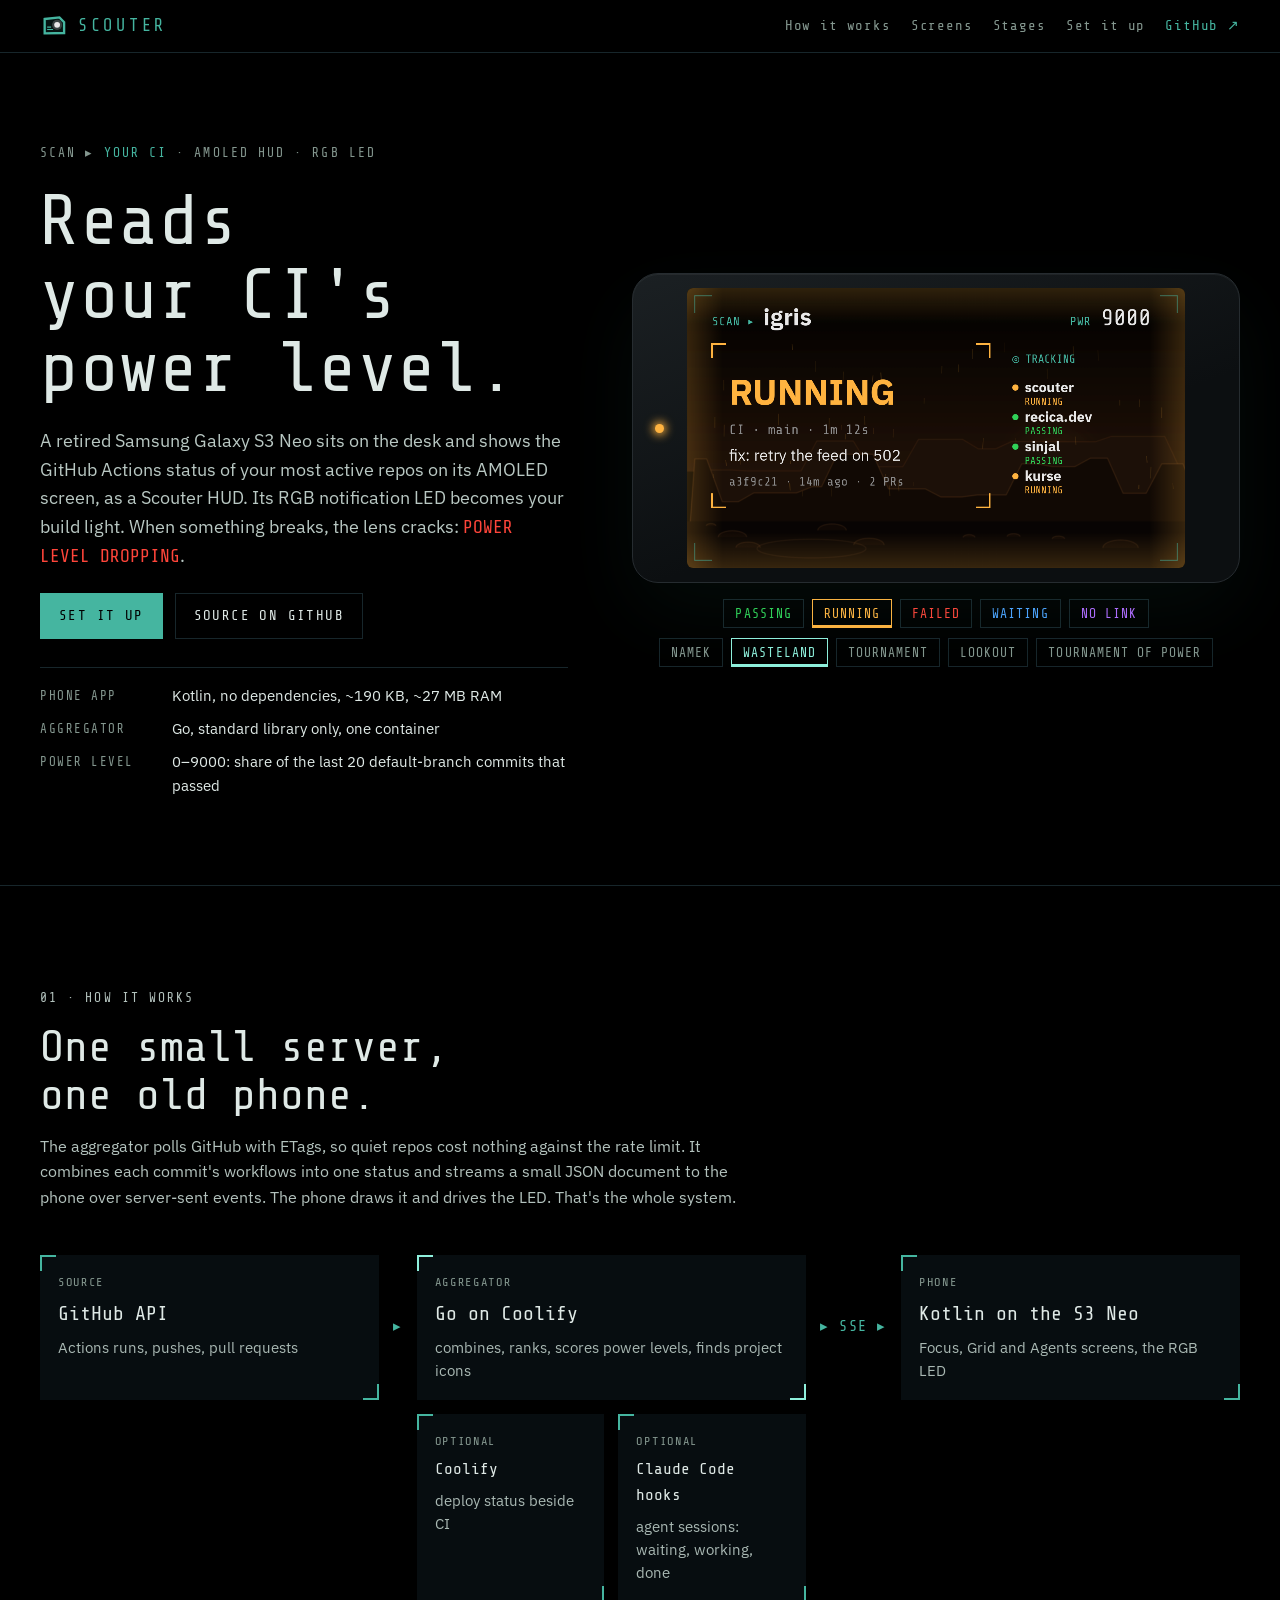
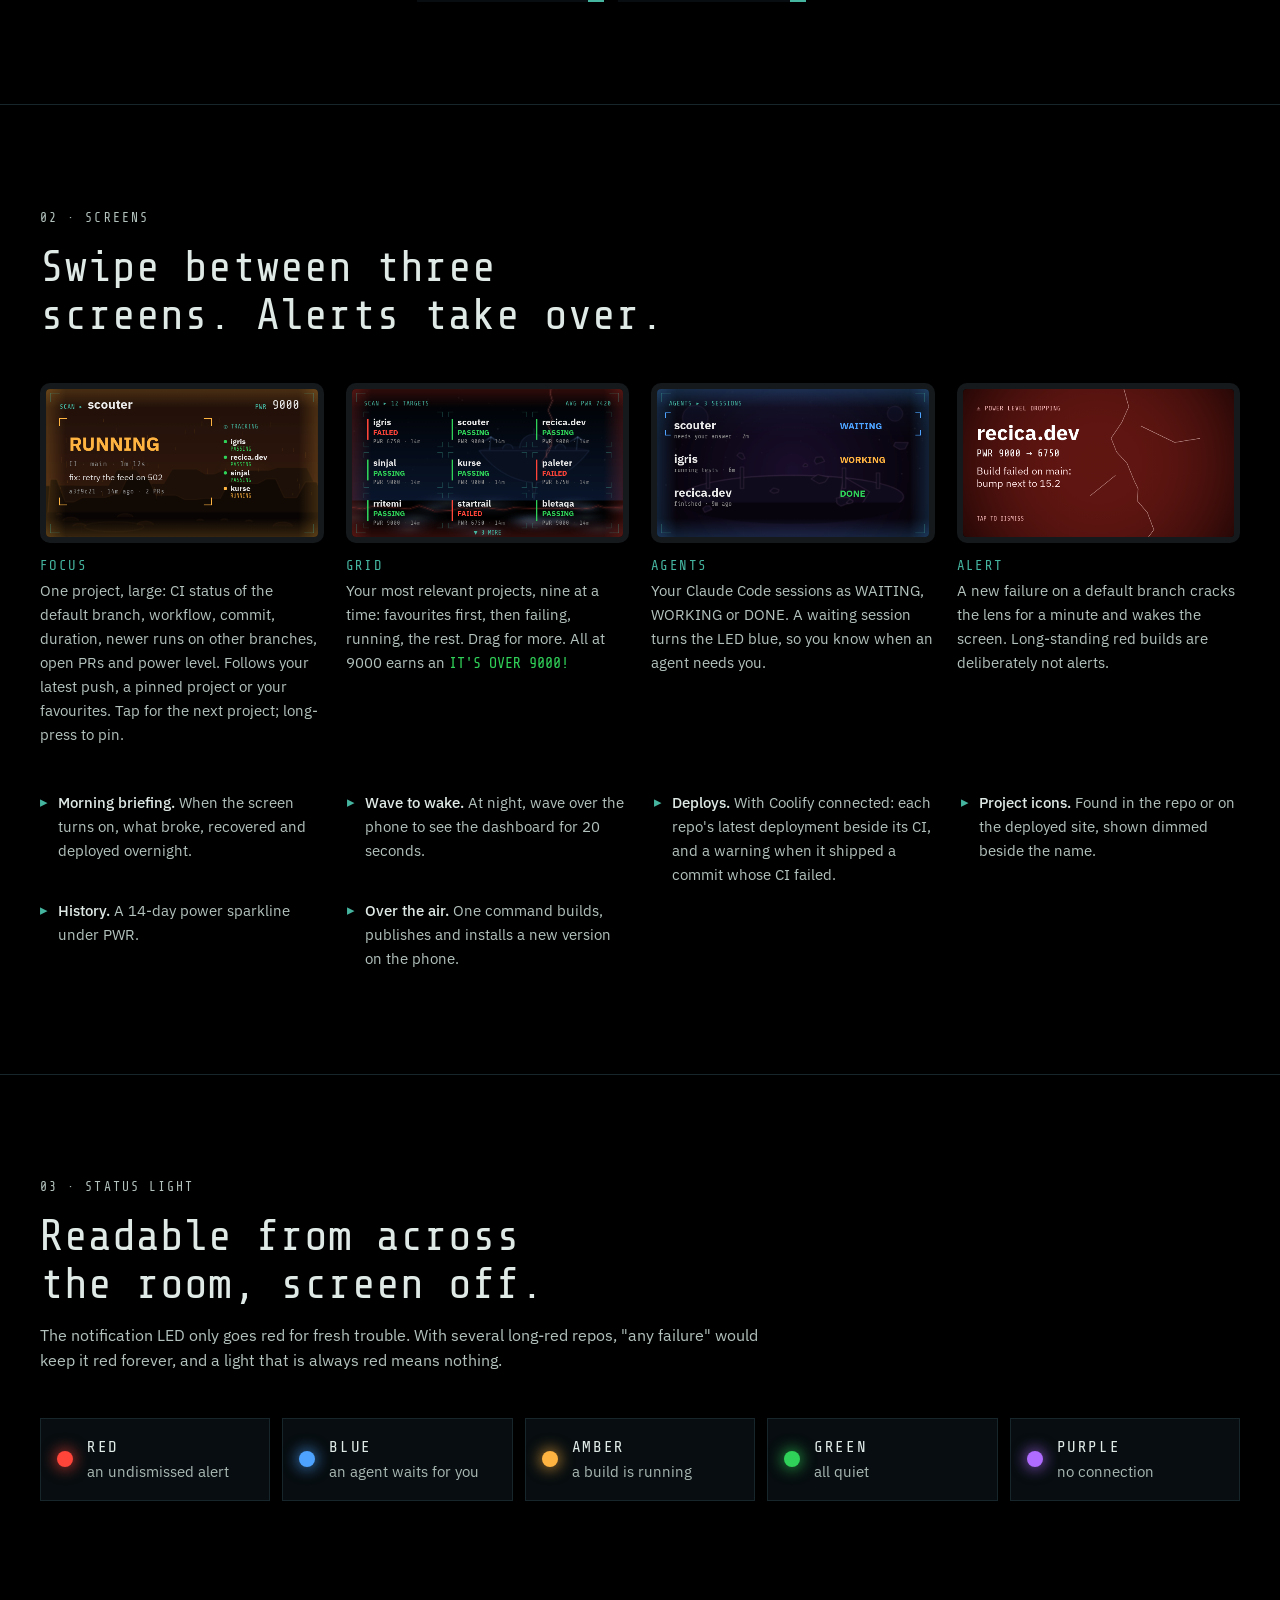
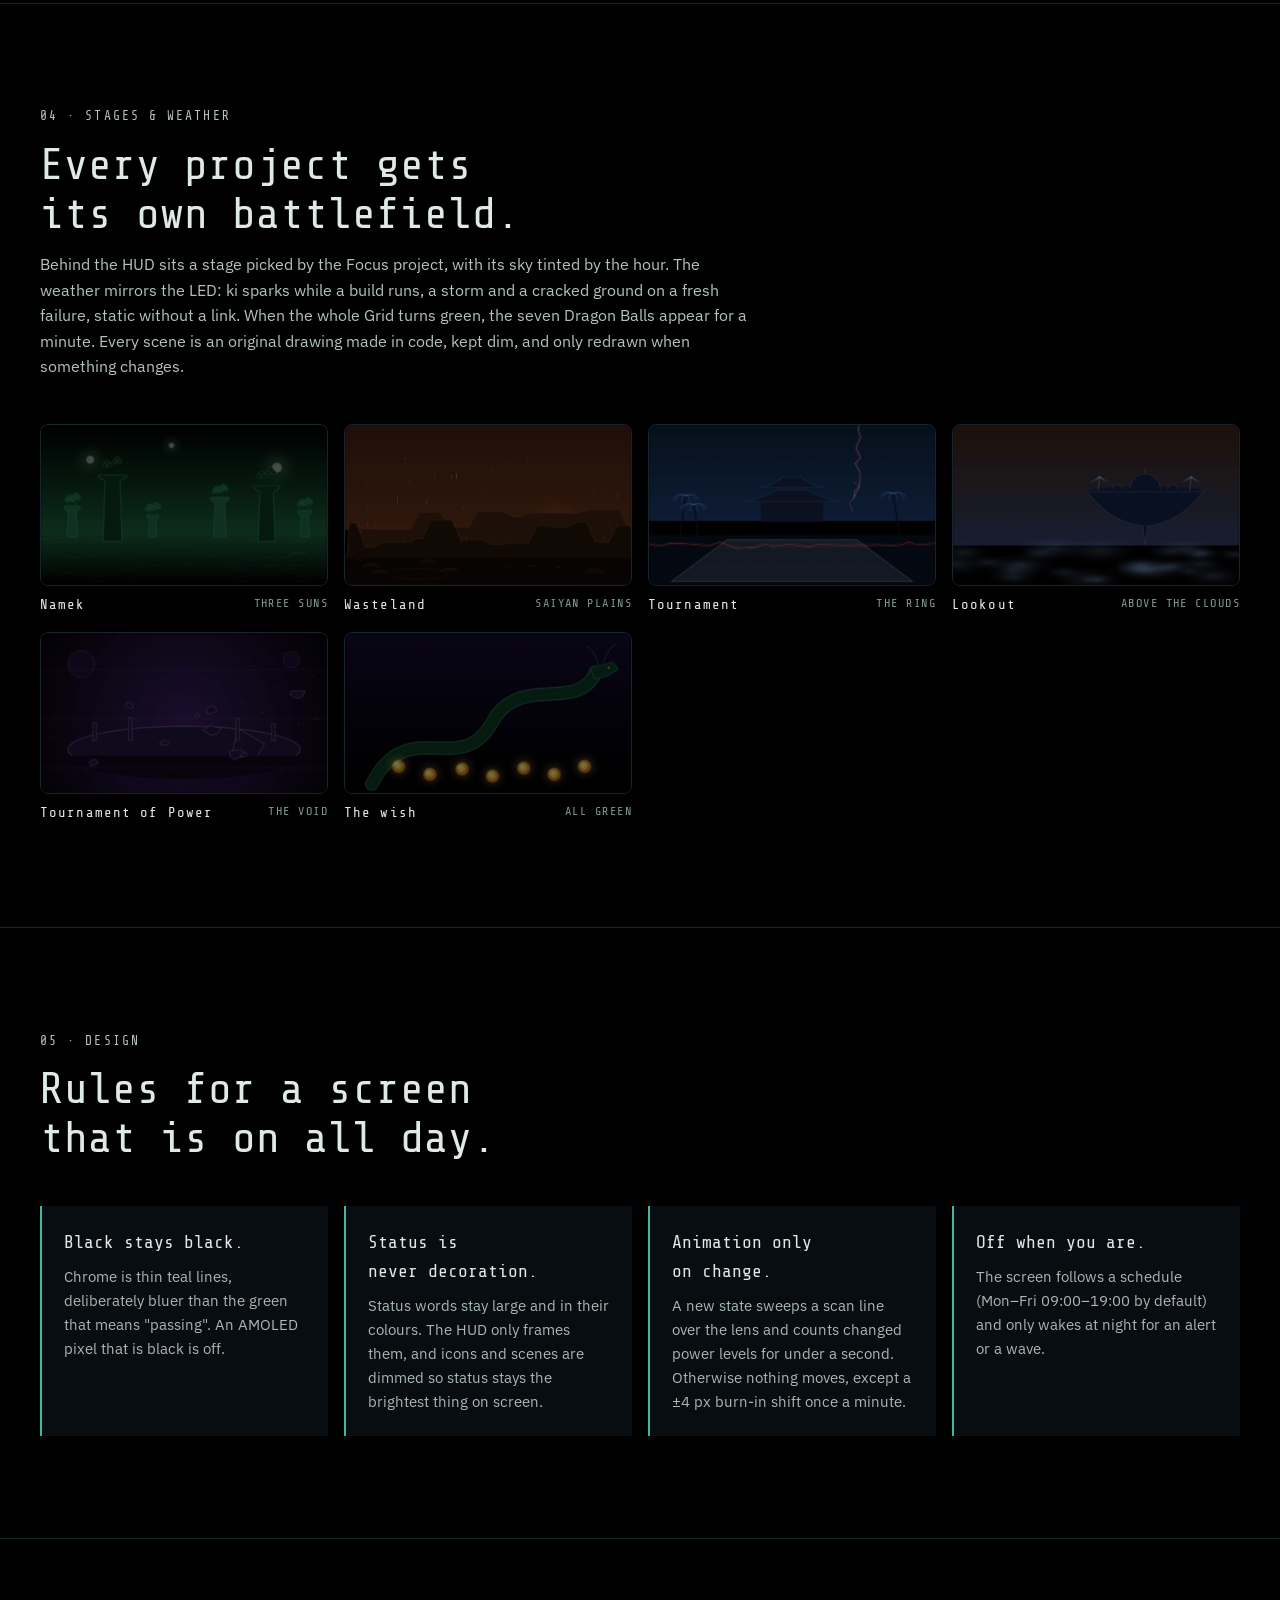
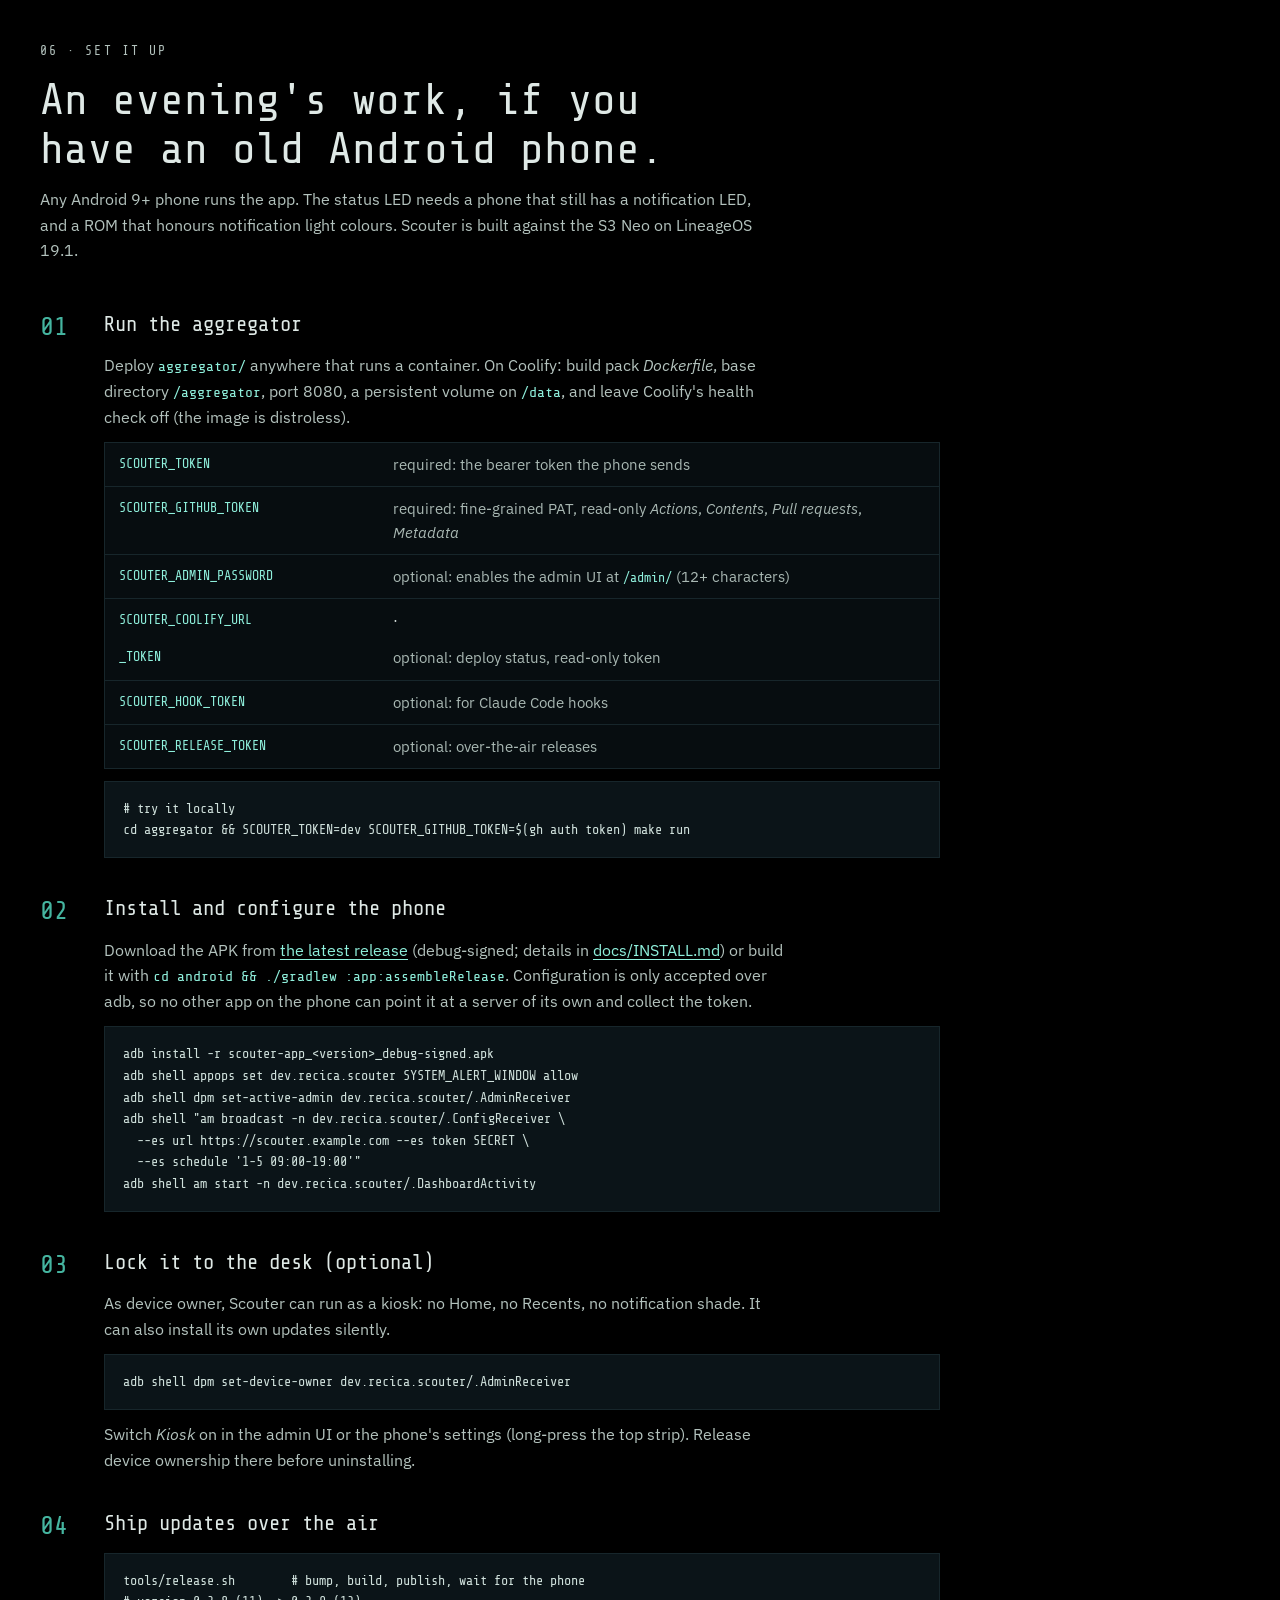
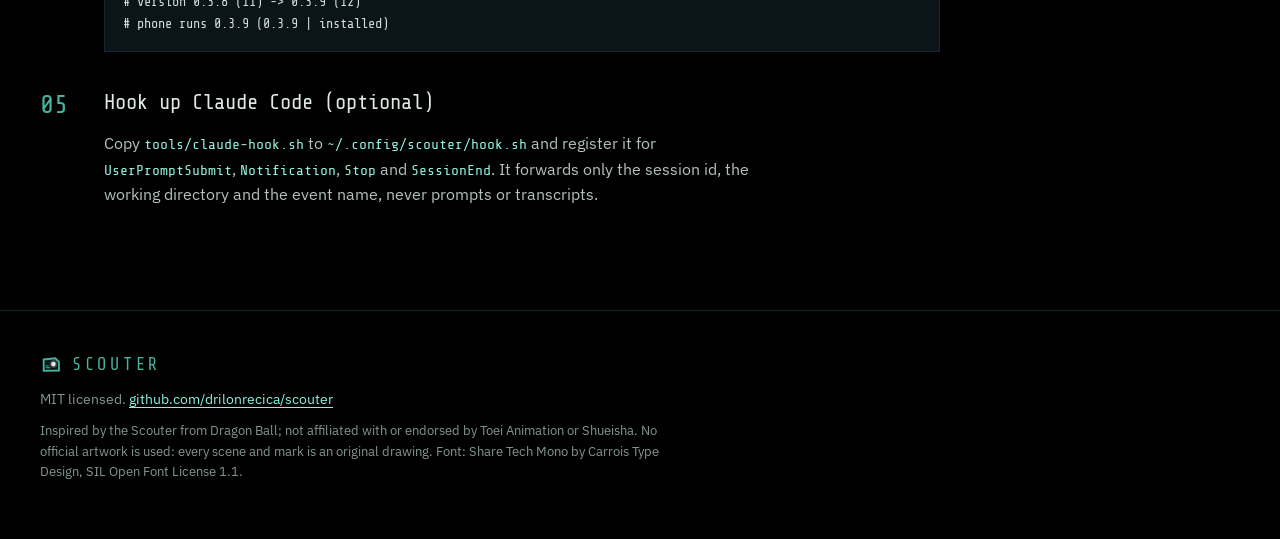
<file: site/index.html>
<!doctype html>
<html lang="en">
<head>
<meta charset="utf-8">
<meta name="viewport" content="width=device-width, initial-scale=1">
<title>Scouter · reads your CI's power level</title>
<meta name="description" content="A retired Galaxy S3 Neo on the desk as a CI build light: GitHub Actions status of your most active repos on an AMOLED Scouter HUD, with the RGB notification LED as a status light.">
<meta property="og:title" content="Scouter">
<meta property="og:description" content="Reads your CI's power level. A retired phone on the desk shows your GitHub CI as a Scouter HUD.">
<meta property="og:image" content="https://drilonrecica.github.io/scouter/og.png">
<meta property="og:url" content="https://drilonrecica.github.io/scouter/">
<meta name="twitter:card" content="summary_large_image">
<meta name="theme-color" content="#000000">
<link rel="icon" href="favicon.svg" type="image/svg+xml">
<link rel="preconnect" href="https://fonts.googleapis.com">
<link rel="preconnect" href="https://fonts.gstatic.com" crossorigin>
<link rel="stylesheet" href="https://fonts.googleapis.com/css2?family=Share+Tech+Mono&family=IBM+Plex+Sans:ital,wght@0,400;0,500;0,600;1,400&display=swap">
<link rel="stylesheet" href="style.css">
</head>
<body>

<header class="top">
  <a class="brand" href="#top" aria-label="Scouter, back to top"><img src="mark.svg" alt="" width="28" height="28"><span>SCOUTER</span></a>
  <nav aria-label="Sections">
    <a href="#how">How it works</a>
    <a href="#screens">Screens</a>
    <a href="#stages">Stages</a>
    <a href="#setup">Set it up</a>
    <a class="gh" href="https://github.com/drilonrecica/scouter">GitHub ↗</a>
  </nav>
</header>

<main id="top">
  <section class="hero">
    <div class="hero-copy">
      <p class="eyebrow">SCAN ▸ <b>YOUR CI</b> · AMOLED HUD · RGB LED</p>
      <h1>Reads your CI's power&nbsp;level.</h1>
      <p class="lede">A retired Samsung Galaxy S3 Neo sits on the desk and shows the GitHub Actions status of your most active repos on its AMOLED screen, as a Scouter HUD. Its RGB notification LED becomes your build light. When something breaks, the lens cracks: <span class="mono red">POWER LEVEL DROPPING</span>.</p>
      <div class="cta">
        <a class="btn primary" href="#setup">Set it up</a>
        <a class="btn" href="https://github.com/drilonrecica/scouter">Source on GitHub</a>
      </div>
      <dl class="specs">
        <div><dt>Phone app</dt><dd>Kotlin, no dependencies, ~190 KB, ~27 MB RAM</dd></div>
        <div><dt>Aggregator</dt><dd>Go, standard library only, one container</dd></div>
        <div><dt>Power level</dt><dd>0–9000: share of the last 20 default-branch commits that passed</dd></div>
      </dl>
    </div>
    <figure class="hero-phone">
      <div class="device" id="device">
        <canvas id="hero" width="1280" height="720" aria-label="The Scouter phone showing the Focus screen in front of a stage"></canvas>
        <span class="led" id="led" aria-hidden="true"></span>
      </div>
      <figcaption>
        <div class="chips" role="group" aria-label="Status to show on the phone" id="status-chips"></div>
        <div class="chips" role="group" aria-label="Stage behind the HUD" id="stage-chips"></div>
      </figcaption>
    </figure>
  </section>

  <section class="band" id="how">
    <div class="head">
      <p class="eyebrow">01 · HOW IT WORKS</p>
      <h2>One small server, one old phone.</h2>
      <p>The aggregator polls GitHub with ETags, so quiet repos cost nothing against the rate limit. It combines each commit's workflows into one status and streams a small JSON document to the phone over server-sent events. The phone draws it and drives the LED. That's the whole system.</p>
    </div>
    <div class="flow" aria-label="Data flow">
      <div class="node"><span class="k">SOURCE</span><b>GitHub API</b><span>Actions runs, pushes, pull requests</span></div>
      <div class="arrow" aria-hidden="true">▸</div>
      <div class="node hi"><span class="k">AGGREGATOR</span><b>Go on Coolify</b><span>combines, ranks, scores power levels, finds project icons</span></div>
      <div class="arrow" aria-hidden="true">▸ SSE ▸</div>
      <div class="node"><span class="k">PHONE</span><b>Kotlin on the S3 Neo</b><span>Focus, Grid and Agents screens, the RGB LED</span></div>
      <div class="side">
        <div class="node small"><span class="k">OPTIONAL</span><b>Coolify</b><span>deploy status beside CI</span></div>
        <div class="node small"><span class="k">OPTIONAL</span><b>Claude Code hooks</b><span>agent sessions: waiting, working, done</span></div>
      </div>
    </div>
  </section>

  <section class="band" id="screens">
    <div class="head">
      <p class="eyebrow">02 · SCREENS</p>
      <h2>Swipe between three screens. Alerts take over.</h2>
    </div>
    <div class="screens">
      <figure><canvas class="shot" data-shot="focus" width="640" height="360" aria-label="Focus screen"></canvas>
        <figcaption><b>Focus</b> One project, large: CI status of the default branch, workflow, commit, duration, newer runs on other branches, open PRs and power level. Follows your latest push, a pinned project or your favourites. Tap for the next project; long-press to pin.</figcaption></figure>
      <figure><canvas class="shot" data-shot="grid" width="640" height="360" aria-label="Grid screen"></canvas>
        <figcaption><b>Grid</b> Your most relevant projects, nine at a time: favourites first, then failing, running, the rest. Drag for more. All at 9000 earns an <span class="mono green">IT'S OVER 9000!</span></figcaption></figure>
      <figure><canvas class="shot" data-shot="agents" width="640" height="360" aria-label="Agents screen"></canvas>
        <figcaption><b>Agents</b> Your Claude Code sessions as WAITING, WORKING or DONE. A waiting session turns the LED blue, so you know when an agent needs you.</figcaption></figure>
      <figure><canvas class="shot" data-shot="alert" width="640" height="360" aria-label="Alert card"></canvas>
        <figcaption><b>Alert</b> A new failure on a default branch cracks the lens for a minute and wakes the screen. Long-standing red builds are deliberately not alerts.</figcaption></figure>
    </div>
    <ul class="extras">
      <li><b>Morning briefing.</b> When the screen turns on, what broke, recovered and deployed overnight.</li>
      <li><b>Wave to wake.</b> At night, wave over the phone to see the dashboard for 20 seconds.</li>
      <li><b>Deploys.</b> With Coolify connected: each repo's latest deployment beside its CI, and a warning when it shipped a commit whose CI failed.</li>
      <li><b>Project icons.</b> Found in the repo or on the deployed site, shown dimmed beside the name.</li>
      <li><b>History.</b> A 14-day power sparkline under PWR.</li>
      <li><b>Over the air.</b> One command builds, publishes and installs a new version on the phone.</li>
    </ul>
  </section>

  <section class="band" id="led-section">
    <div class="head">
      <p class="eyebrow">03 · STATUS LIGHT</p>
      <h2>Readable from across the room, screen off.</h2>
      <p>The notification LED only goes red for fresh trouble. With several long-red repos, "any failure" would keep it red forever, and a light that is always red means nothing.</p>
    </div>
    <div class="leds">
      <div class="ledrow"><span class="dot" style="--c:var(--red)"></span><b>Red</b><span>an undismissed alert</span></div>
      <div class="ledrow"><span class="dot" style="--c:var(--blue)"></span><b>Blue</b><span>an agent waits for you</span></div>
      <div class="ledrow"><span class="dot" style="--c:var(--amber)"></span><b>Amber</b><span>a build is running</span></div>
      <div class="ledrow"><span class="dot" style="--c:var(--green)"></span><b>Green</b><span>all quiet</span></div>
      <div class="ledrow"><span class="dot" style="--c:var(--purple)"></span><b>Purple</b><span>no connection</span></div>
    </div>
  </section>

  <section class="band" id="stages">
    <div class="head">
      <p class="eyebrow">04 · STAGES &amp; WEATHER</p>
      <h2>Every project gets its own battlefield.</h2>
      <p>Behind the HUD sits a stage picked by the Focus project, with its sky tinted by the hour. The weather mirrors the LED: ki sparks while a build runs, a storm and a cracked ground on a fresh failure, static without a link. When the whole Grid turns green, the seven Dragon Balls appear for a minute. Every scene is an original drawing made in code, kept dim, and only redrawn when something changes.</p>
    </div>
    <div class="stages" id="stage-gallery"></div>
  </section>

  <section class="band" id="design">
    <div class="head">
      <p class="eyebrow">05 · DESIGN</p>
      <h2>Rules for a screen that is on all day.</h2>
    </div>
    <div class="rules">
      <div><h3>Black stays black.</h3><p>Chrome is thin teal lines, deliberately bluer than the green that means "passing". An AMOLED pixel that is black is off.</p></div>
      <div><h3>Status is never decoration.</h3><p>Status words stay large and in their colours. The HUD only frames them, and icons and scenes are dimmed so status stays the brightest thing on screen.</p></div>
      <div><h3>Animation only on change.</h3><p>A new state sweeps a scan line over the lens and counts changed power levels for under a second. Otherwise nothing moves, except a ±4 px burn-in shift once a minute.</p></div>
      <div><h3>Off when you are.</h3><p>The screen follows a schedule (Mon–Fri 09:00–19:00 by default) and only wakes at night for an alert or a wave.</p></div>
    </div>
  </section>

  <section class="band" id="setup">
    <div class="head">
      <p class="eyebrow">06 · SET IT UP</p>
      <h2>An evening's work, if you have an old Android phone.</h2>
      <p>Any Android 9+ phone runs the app. The status LED needs a phone that still has a notification LED, and a ROM that honours notification light colours. Scouter is built against the S3 Neo on LineageOS 19.1.</p>
    </div>
    <ol class="steps">
      <li>
        <h3>Run the aggregator</h3>
        <p>Deploy <code>aggregator/</code> anywhere that runs a container. On Coolify: build pack <i>Dockerfile</i>, base directory <code>/aggregator</code>, port 8080, a persistent volume on <code>/data</code>, and leave Coolify's health check off (the image is distroless).</p>
        <div class="envs">
          <div><code>SCOUTER_TOKEN</code><span>required: the bearer token the phone sends</span></div>
          <div><code>SCOUTER_GITHUB_TOKEN</code><span>required: fine-grained PAT, read-only <i>Actions</i>, <i>Contents</i>, <i>Pull requests</i>, <i>Metadata</i></span></div>
          <div><code>SCOUTER_ADMIN_PASSWORD</code><span>optional: enables the admin UI at <code>/admin/</code> (12+ characters)</span></div>
          <div><code>SCOUTER_COOLIFY_URL</code> · <code>_TOKEN</code><span>optional: deploy status, read-only token</span></div>
          <div><code>SCOUTER_HOOK_TOKEN</code><span>optional: for Claude Code hooks</span></div>
          <div><code>SCOUTER_RELEASE_TOKEN</code><span>optional: over-the-air releases</span></div>
        </div>
        <pre><code># try it locally
cd aggregator && SCOUTER_TOKEN=dev SCOUTER_GITHUB_TOKEN=$(gh auth token) make run</code></pre>
      </li>
      <li>
        <h3>Install and configure the phone</h3>
        <p>Download the APK from <a href="https://github.com/drilonrecica/scouter/releases/latest">the latest release</a> (debug-signed; details in <a href="https://github.com/drilonrecica/scouter/blob/master/docs/INSTALL.md">docs/INSTALL.md</a>) or build it with <code>cd android && ./gradlew :app:assembleRelease</code>. Configuration is only accepted over adb, so no other app on the phone can point it at a server of its own and collect the token.</p>
        <pre><code>adb install -r scouter-app_&lt;version&gt;_debug-signed.apk
adb shell appops set dev.recica.scouter SYSTEM_ALERT_WINDOW allow
adb shell dpm set-active-admin dev.recica.scouter/.AdminReceiver
adb shell "am broadcast -n dev.recica.scouter/.ConfigReceiver \
  --es url https://scouter.example.com --es token SECRET \
  --es schedule '1-5 09:00-19:00'"
adb shell am start -n dev.recica.scouter/.DashboardActivity</code></pre>
      </li>
      <li>
        <h3>Lock it to the desk (optional)</h3>
        <p>As device owner, Scouter can run as a kiosk: no Home, no Recents, no notification shade. It can also install its own updates silently.</p>
        <pre><code>adb shell dpm set-device-owner dev.recica.scouter/.AdminReceiver</code></pre>
        <p>Switch <i>Kiosk</i> on in the admin UI or the phone's settings (long-press the top strip). Release device ownership there before uninstalling.</p>
      </li>
      <li>
        <h3>Ship updates over the air</h3>
        <pre><code>tools/release.sh        # bump, build, publish, wait for the phone
# version 0.3.8 (11) -> 0.3.9 (12)
# phone runs 0.3.9 (0.3.9 | installed)</code></pre>
      </li>
      <li>
        <h3>Hook up Claude Code (optional)</h3>
        <p>Copy <code>tools/claude-hook.sh</code> to <code>~/.config/scouter/hook.sh</code> and register it for <code>UserPromptSubmit</code>, <code>Notification</code>, <code>Stop</code> and <code>SessionEnd</code>. It forwards only the session id, the working directory and the event name, never prompts or transcripts.</p>
      </li>
    </ol>
  </section>
</main>

<footer class="foot">
  <div class="brand"><img src="mark.svg" alt="" width="22" height="22"><span>SCOUTER</span></div>
  <p>MIT licensed. <a href="https://github.com/drilonrecica/scouter">github.com/drilonrecica/scouter</a></p>
  <p class="fine">Inspired by the Scouter from Dragon Ball; not affiliated with or endorsed by Toei Animation or Shueisha. No official artwork is used: every scene and mark is an original drawing. Font: Share Tech Mono by Carrois Type Design, SIL Open Font License 1.1.</p>
</footer>

<script src="app.js"></script>
</body>
</html>
</file>
<file: site/style.css>
/* Scouter's site: the phone's HUD language on a page. AMOLED black, teal
   chrome in thin brackets, status colours only where they mean something.
   Deliberately dark-only: it is what the product looks like. */
:root {
  color-scheme: dark;
  --void: #000;
  --panel: #070d10;
  --panel-2: #0b1418;
  --line: #17262b;
  --teal: #45B5A0;
  --teal-hi: #8FF0DC;
  --text: #dfe9e6;
  --muted: #84978f;
  --green: #30D158;
  --amber: #FFB340;
  --red: #FF453A;
  --blue: #4DA3FF;
  --purple: #B06BFF;
  --mono: "Share Tech Mono", ui-monospace, "SFMono-Regular", Menlo, monospace;
  --sans: "IBM Plex Sans", system-ui, -apple-system, "Segoe UI", sans-serif;
  --gutter: clamp(16px, 4vw, 40px);
}
* { box-sizing: border-box; }
html { scroll-behavior: smooth; }
@media (prefers-reduced-motion: reduce) { html { scroll-behavior: auto; } }
body { margin: 0; background: var(--void); color: var(--text); font: 16px/1.6 var(--sans); }
a { color: var(--teal-hi); text-underline-offset: 3px; }
a:focus-visible, button:focus-visible { outline: 2px solid var(--teal-hi); outline-offset: 3px; }
code, pre, .mono { font-family: var(--mono); }
code { font-size: .92em; color: var(--teal-hi); }
.red { color: var(--red); } .green { color: var(--green); }
h1, h2, h3 { margin: 0; text-wrap: balance; }
p { margin: 0; }

/* top bar */
.top { position: sticky; top: 0; z-index: 5; display: flex; align-items: center; justify-content: space-between; gap: 16px; flex-wrap: wrap;
  padding: 12px var(--gutter); background: rgba(0,0,0,.82); backdrop-filter: blur(8px); border-bottom: 1px solid var(--line); }
.brand { display: inline-flex; align-items: center; gap: 10px; color: var(--teal); text-decoration: none; font-family: var(--mono); letter-spacing: .22em; font-size: 17px; }
.top nav { display: flex; gap: 20px; flex-wrap: wrap; }
.top nav a { color: var(--muted); text-decoration: none; font-family: var(--mono); font-size: 14px; letter-spacing: .06em; }
.top nav a:hover { color: var(--text); }
.top nav a.gh { color: var(--teal); }

main { display: flex; flex-direction: column; }
.eyebrow { font-family: var(--mono); font-size: 13px; letter-spacing: .16em; color: var(--muted); }
.eyebrow b { color: var(--teal); font-weight: 400; }

/* hero */
.hero { display: grid; grid-template-columns: minmax(0, 1fr) minmax(0, 1.15fr); gap: clamp(28px, 5vw, 64px); align-items: center;
  padding: clamp(40px, 7vw, 96px) var(--gutter) clamp(48px, 7vw, 88px); max-width: 1320px; margin: 0 auto; width: 100%; }
@media (max-width: 920px) { .hero { grid-template-columns: 1fr; } }
.hero-copy { display: flex; flex-direction: column; gap: 22px; min-width: 0; }
.hero h1 { font-family: var(--mono); font-weight: 400; font-size: clamp(38px, 5.6vw, 72px); line-height: 1.02; letter-spacing: .01em; color: var(--text); }
.lede { color: #b9c8c3; font-size: 18px; max-width: 58ch; }
.cta { display: flex; gap: 12px; flex-wrap: wrap; }
.btn { font-family: var(--mono); letter-spacing: .1em; font-size: 14px; text-transform: uppercase; text-decoration: none; color: var(--text);
  border: 1px solid var(--line); padding: 11px 18px; position: relative; }
.btn.primary { color: #000; background: var(--teal); border-color: var(--teal); }
.btn:hover { border-color: var(--teal); }
.btn.primary:hover { background: var(--teal-hi); }
.specs { display: grid; gap: 10px; margin: 6px 0 0; padding: 16px 0 0; border-top: 1px solid var(--line); }
.specs div { display: grid; grid-template-columns: 120px 1fr; gap: 12px; font-size: 14.5px; }
.specs dt { font-family: var(--mono); font-size: 12.5px; letter-spacing: .12em; text-transform: uppercase; color: var(--muted); padding-top: 2px; }
.specs dd { margin: 0; }

.hero-phone { margin: 0; display: flex; flex-direction: column; gap: 16px; min-width: 0; }
.device { position: relative; border-radius: 26px; padding: 14px 54px; background: linear-gradient(160deg, #1b2023, #0c0f11 60%); border: 1px solid #262c30;
  box-shadow: 0 30px 80px rgba(69,181,160,.06), inset 0 1px 0 rgba(255,255,255,.05); }
.device canvas { display: block; width: 100%; height: auto; aspect-ratio: 16 / 9; border-radius: 6px; background: #000; }
.led { position: absolute; left: 22px; top: 50%; width: 9px; height: 9px; margin-top: -4px; border-radius: 50%; background: var(--c, var(--green));
  box-shadow: 0 0 10px 2px var(--c, var(--green)); }
@media (max-width: 520px) { .device { padding: 10px 28px; border-radius: 18px; } .led { left: 10px; width: 7px; height: 7px; } }
.hero-phone figcaption { display: flex; flex-direction: column; gap: 10px; align-items: center; }
.chips { display: flex; flex-wrap: wrap; gap: 8px; justify-content: center; }
.chip { font: 13px var(--mono); letter-spacing: .08em; background: transparent; color: var(--c, var(--text)); border: 1px solid var(--line);
  padding: 6px 11px; cursor: pointer; }
.chip[aria-pressed="true"] { border-color: currentColor; box-shadow: inset 0 -2px 0 currentColor; }
.chip.stage { --c: var(--muted); }
.chip.stage[aria-pressed="true"] { --c: var(--teal-hi); }

/* bands */
.band { padding: clamp(56px, 8vw, 104px) var(--gutter); border-top: 1px solid var(--line); max-width: 1320px; margin: 0 auto; width: 100%;
  display: flex; flex-direction: column; gap: clamp(28px, 4vw, 44px); }
.head { display: flex; flex-direction: column; gap: 14px; max-width: 72ch; }
.head h2 { font-family: var(--mono); font-weight: 400; font-size: clamp(28px, 3.6vw, 44px); line-height: 1.1; }
.head p { color: #b3c2bd; }

/* flow */
.flow { display: grid; grid-template-columns: 1fr auto 1.15fr auto 1fr; gap: 14px; align-items: stretch; }
.node { position: relative; display: flex; flex-direction: column; gap: 6px; padding: 18px; background: var(--panel); }
.node::before, .node::after { content: ""; position: absolute; width: 14px; height: 14px; border: 0 solid var(--teal); }
.node::before { top: 0; left: 0; border-width: 2px 0 0 2px; }
.node::after { bottom: 0; right: 0; border-width: 0 2px 2px 0; }
.node .k { font-family: var(--mono); font-size: 12px; letter-spacing: .14em; color: var(--muted); }
.node b { font-family: var(--mono); font-weight: 400; font-size: 20px; color: var(--text); }
.node span:last-child { color: #a9b8b3; font-size: 14.5px; }
.node.hi::before, .node.hi::after { border-color: var(--teal-hi); }
.arrow { align-self: center; font-family: var(--mono); color: var(--teal); white-space: nowrap; font-size: 15px; letter-spacing: .1em; }
.side { grid-column: 3; display: grid; grid-template-columns: 1fr 1fr; gap: 14px; }
.node.small b { font-size: 16px; }
@media (max-width: 920px) {
  .flow { grid-template-columns: 1fr; }
  .arrow { transform: rotate(90deg); justify-self: center; }
  .side { grid-column: 1; }
}

/* screens */
.screens { display: grid; grid-template-columns: repeat(auto-fit, minmax(280px, 1fr)); gap: 22px; }
.screens figure { margin: 0; display: flex; flex-direction: column; gap: 12px; min-width: 0; }
.shot { display: block; width: 100%; height: auto; aspect-ratio: 16 / 9; border-radius: 10px; border: 6px solid #15191c; background: #000; }
.screens figcaption { font-size: 15px; color: #b3c2bd; }
.screens figcaption b { display: block; font-family: var(--mono); font-weight: 400; letter-spacing: .1em; color: var(--teal); text-transform: uppercase; font-size: 14px; margin-bottom: 2px; }
.extras { list-style: none; margin: 0; padding: 0; display: grid; grid-template-columns: repeat(auto-fit, minmax(260px, 1fr)); gap: 12px 28px; }
.extras li { font-size: 15px; color: #b3c2bd; padding-left: 18px; position: relative; }
.extras li::before { content: "▸"; position: absolute; left: 0; color: var(--teal); font-family: var(--mono); }
.extras b { color: var(--text); font-weight: 500; }

/* LED */
.leds { display: grid; grid-template-columns: repeat(auto-fit, minmax(200px, 1fr)); gap: 12px; }
.ledrow { display: grid; grid-template-columns: auto 1fr; grid-template-rows: auto auto; column-gap: 14px; align-items: center; padding: 16px; background: var(--panel); border: 1px solid var(--line); }
.ledrow .dot { grid-row: span 2; width: 16px; height: 16px; border-radius: 50%; background: var(--c); box-shadow: 0 0 14px 3px color-mix(in srgb, var(--c) 55%, transparent); }
.ledrow b { font-family: var(--mono); font-weight: 400; letter-spacing: .1em; text-transform: uppercase; color: var(--c, var(--text)); }
.ledrow span:last-child { color: #a9b8b3; font-size: 14.5px; }

/* stages */
.stages { display: grid; grid-template-columns: repeat(auto-fit, minmax(240px, 1fr)); gap: 16px; }
.stages figure { margin: 0; display: flex; flex-direction: column; gap: 8px; }
.stages canvas { display: block; width: 100%; height: auto; aspect-ratio: 16 / 9; border-radius: 8px; border: 1px solid var(--line); background: #000; }
.stages figcaption { font-family: var(--mono); font-size: 14px; letter-spacing: .08em; color: var(--text); display: flex; justify-content: space-between; gap: 8px; }
.stages figcaption span { color: var(--muted); font-size: 12px; letter-spacing: .12em; }

/* rules */
.rules { display: grid; grid-template-columns: repeat(auto-fit, minmax(240px, 1fr)); gap: 16px; }
.rules > div { padding: 22px; background: var(--panel); border-left: 2px solid var(--teal); display: flex; flex-direction: column; gap: 8px; }
.rules h3 { font-family: var(--mono); font-weight: 400; font-size: 18px; color: var(--text); }
.rules p { color: #a9b8b3; font-size: 15px; }

/* setup */
.steps { list-style: none; counter-reset: step; margin: 0; padding: 0; display: flex; flex-direction: column; gap: 34px; max-width: 900px; }
.steps > li { counter-increment: step; position: relative; padding-left: 64px; display: flex; flex-direction: column; gap: 12px; min-width: 0; }
.steps > li::before { content: counter(step, decimal-leading-zero); position: absolute; left: 0; top: -2px; font-family: var(--mono); font-size: 26px; color: var(--teal); }
.steps h3 { font-family: var(--mono); font-weight: 400; font-size: 21px; }
.steps p { color: #b3c2bd; max-width: 68ch; }
@media (max-width: 560px) { .steps > li { padding-left: 0; padding-top: 34px; } }
pre { margin: 0; padding: 16px 18px; background: var(--panel-2); border: 1px solid var(--line); overflow-x: auto; font-size: 13.5px; line-height: 1.6; color: #cfe0db; }
pre code { color: inherit; font-size: inherit; }
.envs { display: grid; gap: 1px; background: var(--line); border: 1px solid var(--line); }
.envs div { display: grid; grid-template-columns: minmax(0, 260px) 1fr; gap: 14px; padding: 10px 14px; background: var(--panel); font-size: 14.5px; }
.envs div span { color: #a9b8b3; }
@media (max-width: 640px) { .envs div { grid-template-columns: 1fr; gap: 2px; } }

/* footer */
.foot { border-top: 1px solid var(--line); padding: 40px var(--gutter) 56px; display: flex; flex-direction: column; gap: 10px; max-width: 1320px; margin: 0 auto; }
.foot p { color: var(--muted); font-size: 14px; }
.foot .fine { font-size: 13px; max-width: 80ch; }
</file>
